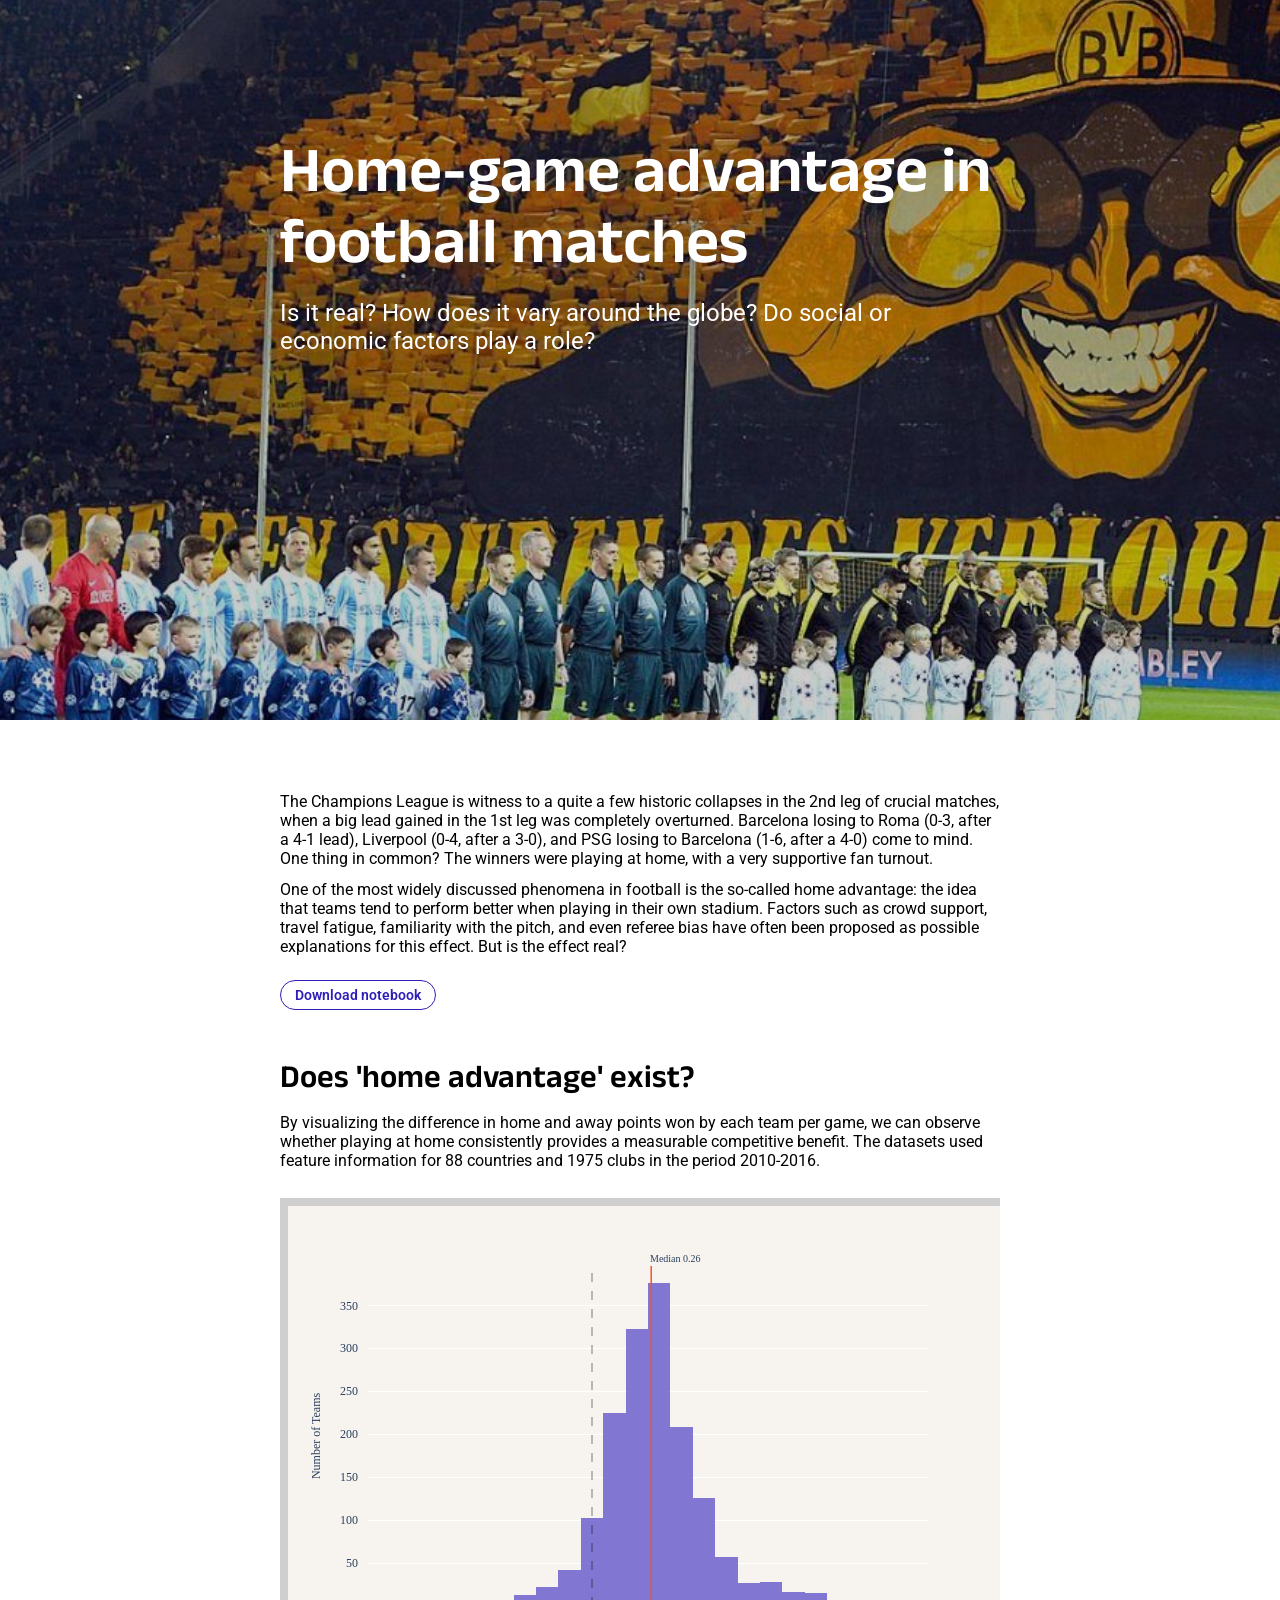
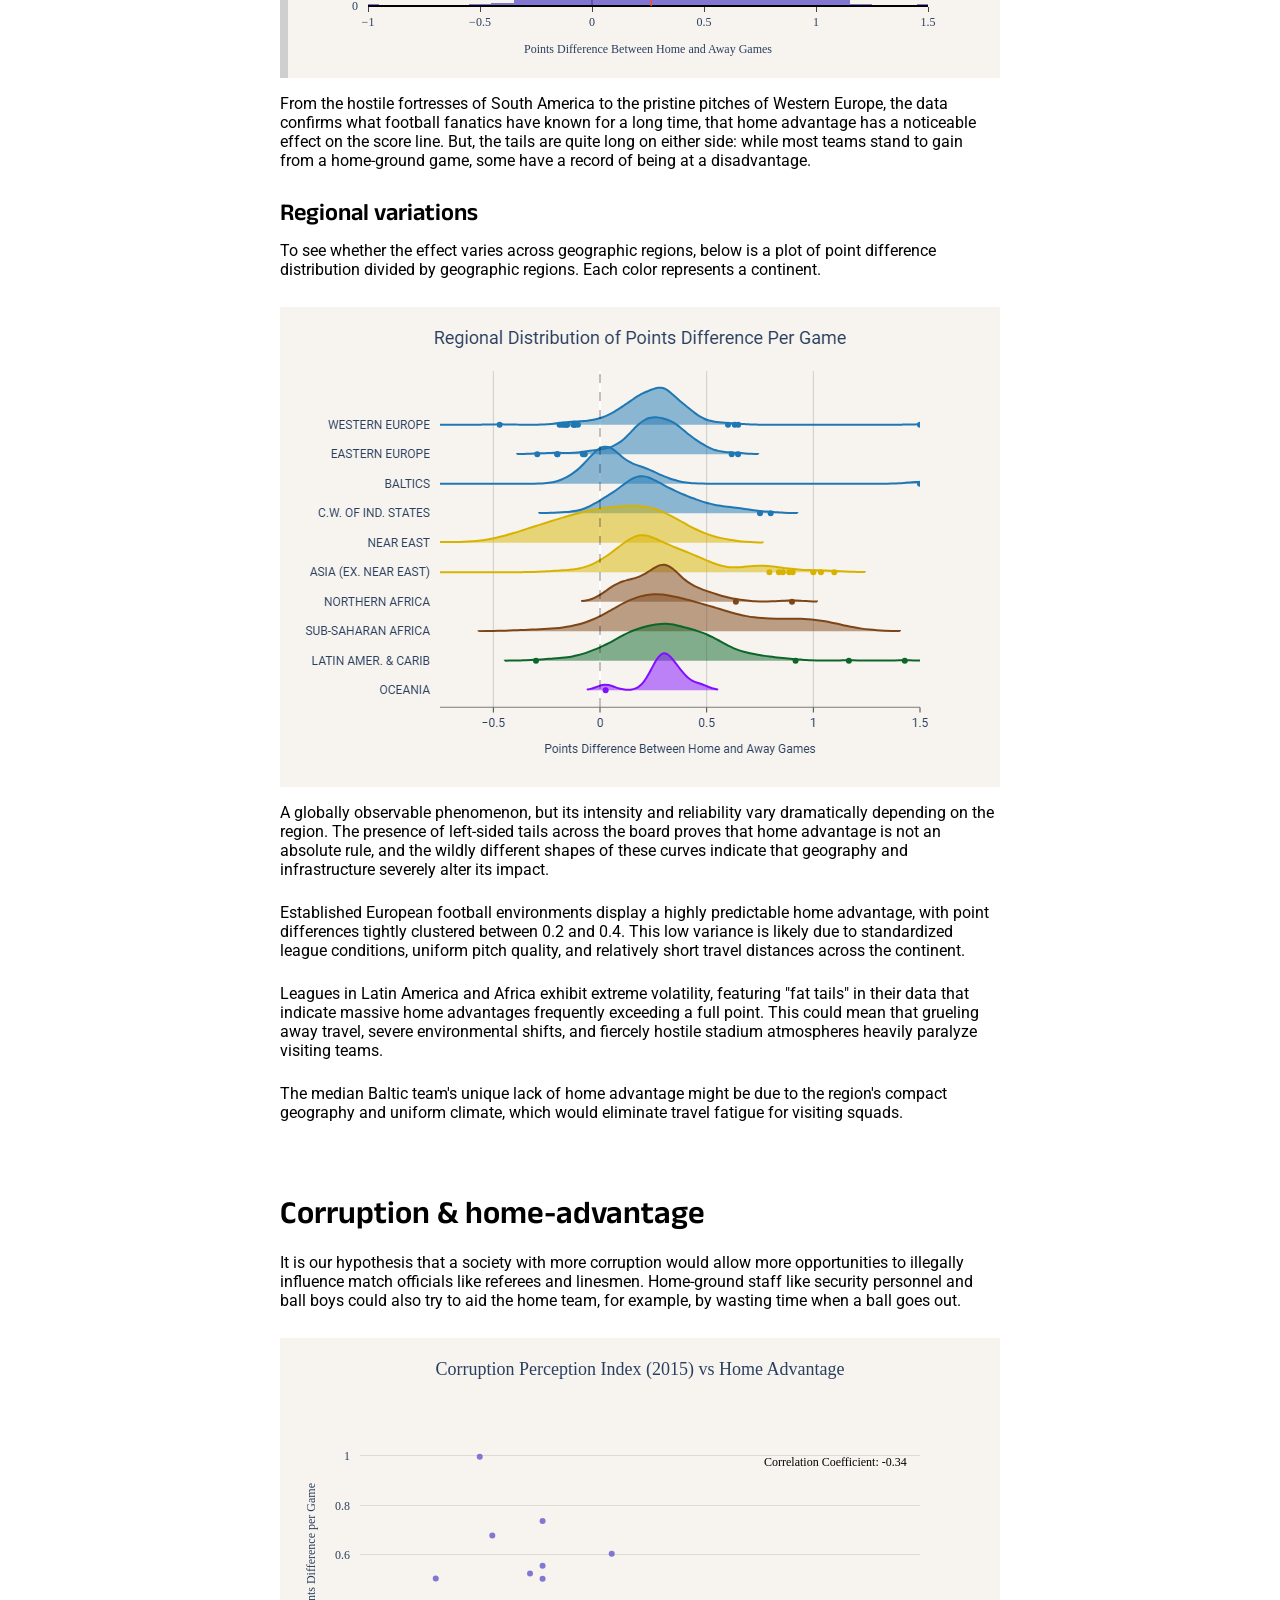
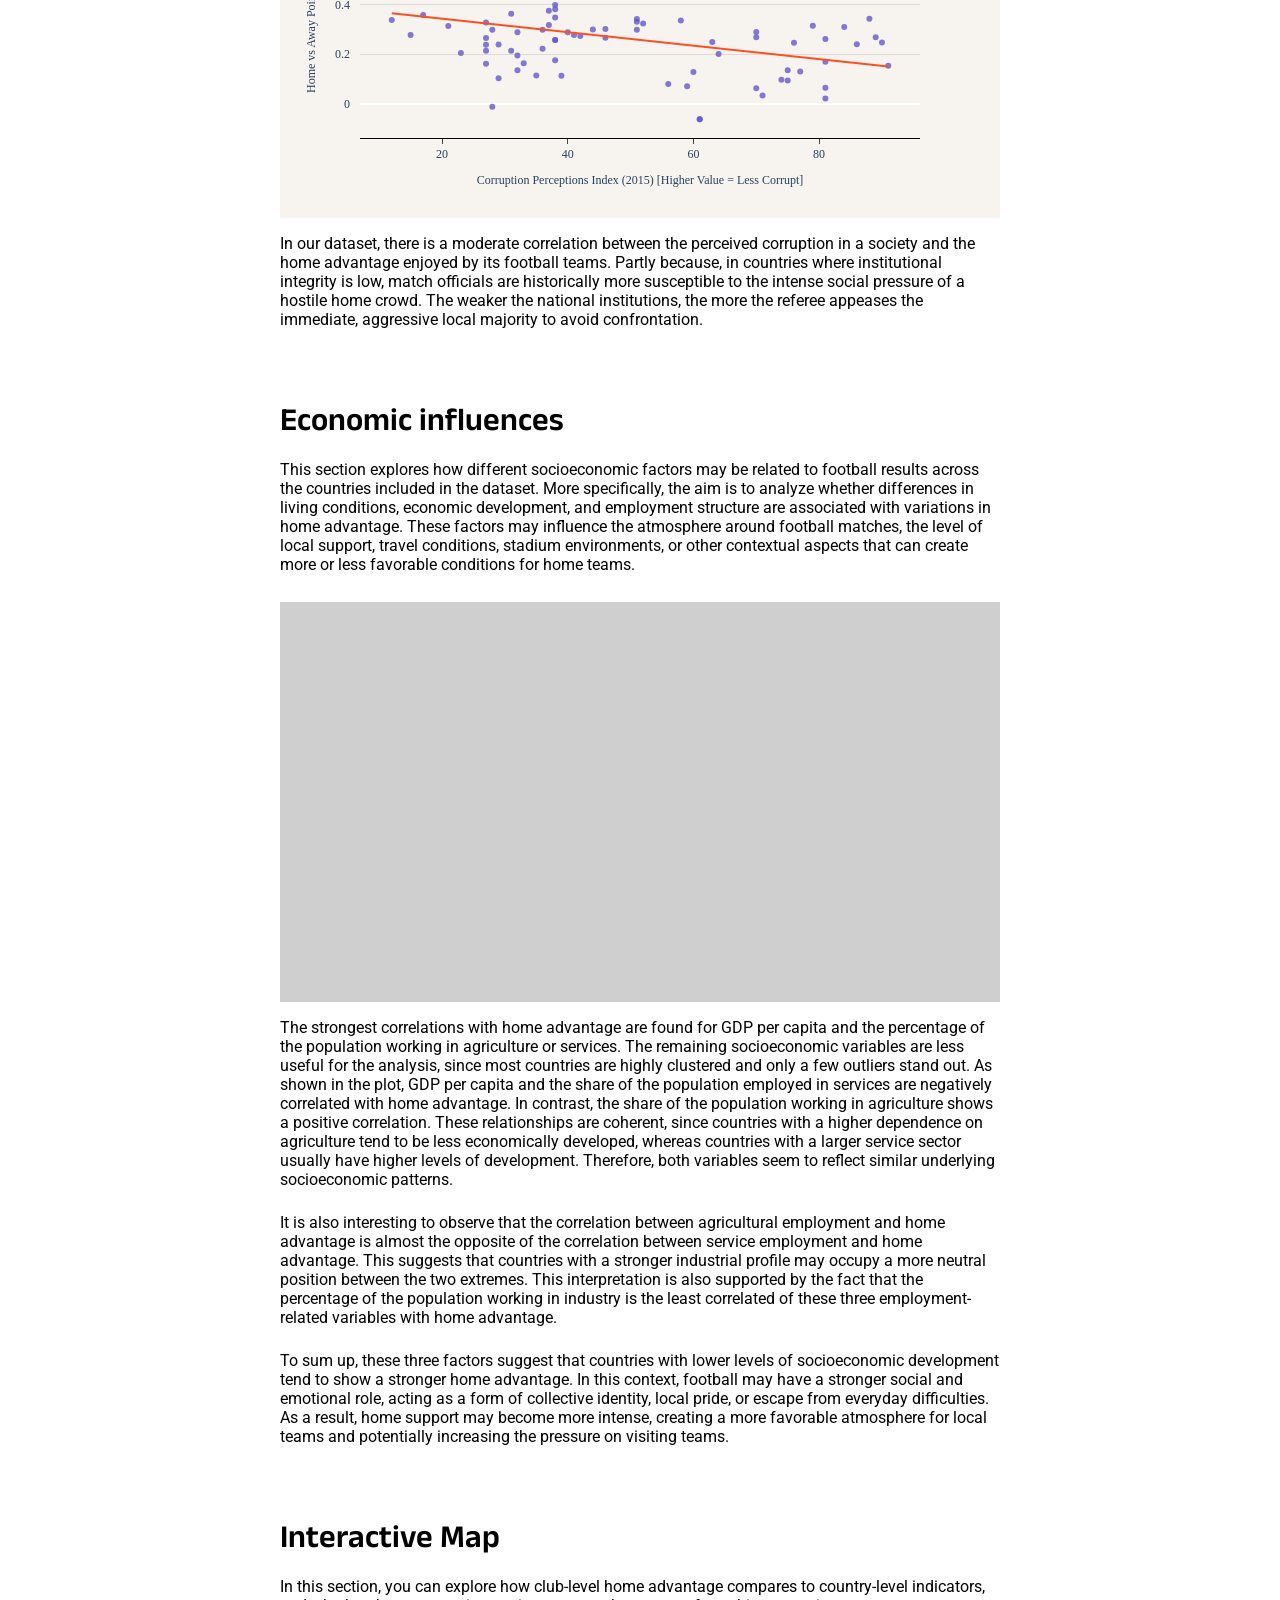
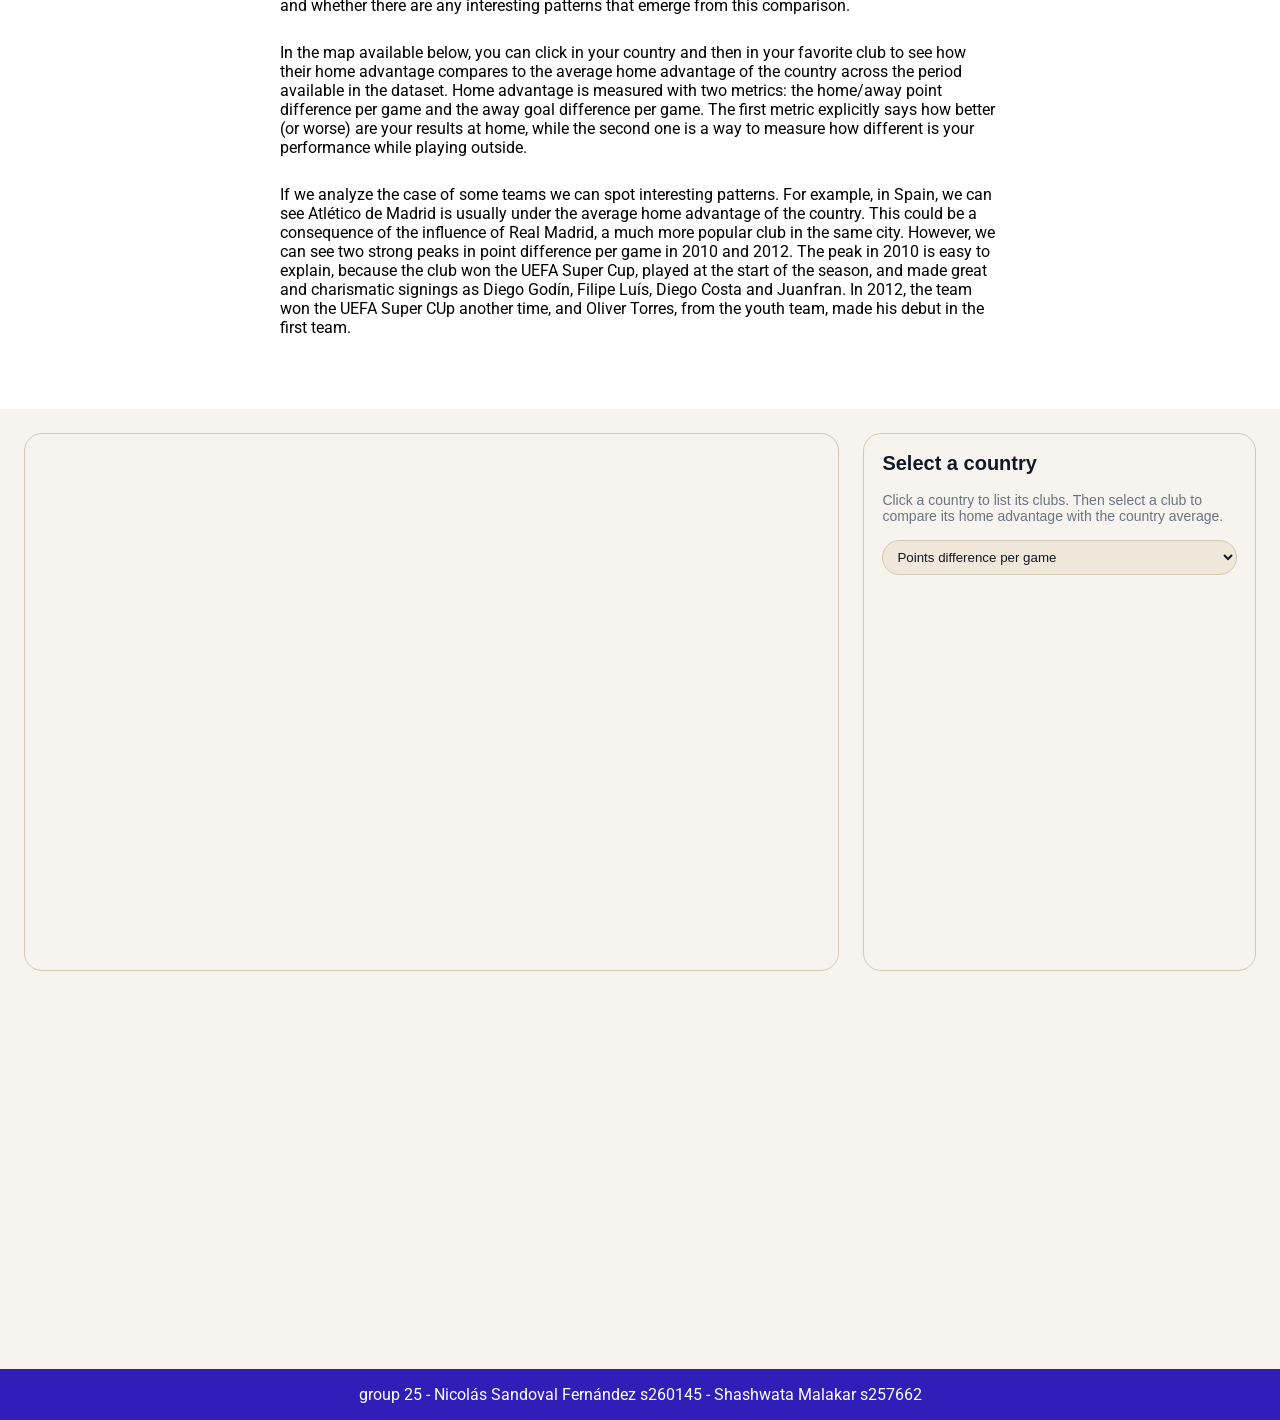
<file: index.html>
<!DOCTYPE html>
<html lang="en">
<head>
    <meta charset="UTF-8">
    <meta name="viewport" content="width=device-width, initial-scale=1.0">
    <title>Home-game Advantage in Football Matches</title>
    <link rel="stylesheet" href="style.css">
    <link rel="preconnect" href="https://fonts.googleapis.com">
    <link rel="preconnect" href="https://fonts.gstatic.com" crossorigin>
    <link href="https://fonts.googleapis.com/css2?family=Anek+Latin:wght@400;600&family=Roboto:wght@400;600&display=swap" rel="stylesheet">
</head>
<body>
    <main class="macbook-pro">
        <header class="hero">
            <div class="dortmund-tifo-banner-image">
                <!-- Background image will be applied via CSS or img tag -->
                <img src="dortmund-tifo-banner-image.jpeg" alt="Dortmund Tifo Banner" class="hero-bg-image">
            </div>
            <h1 class="hero-title">Home-game advantage in football matches</h1>
            <p class="hero-subtitle">
                Is it real? How does it vary around the globe? 
                Do social or economic factors play a role?
            </p>
        </header>

        <article class="main-body">
            <div class="intro-text">
                <p>The Champions League is witness to a quite a few historic collapses in the 2nd leg of crucial matches, when a big lead gained in the 1st leg was completely overturned. Barcelona losing to Roma (0-3, after a 4-1 lead), Liverpool (0-4, after a 3-0), and PSG losing to Barcelona (1-6, after a 4-0) come to mind. One thing in common? The winners were playing at home, with a very supportive fan turnout.</p>
                <p>One of the most widely discussed phenomena in football is the so-called home advantage: the idea that teams tend to perform better when playing in their own stadium. Factors such as crowd support, travel fatigue, familiarity with the pitch, and even referee bias have often been proposed as possible explanations for this effect. But is the effect real?</p>
            </div>
            <div class="notebook-link-wrapper">
                <a href="analysis_notebook.ipynb" download class="notebook-button">
                    Download notebook
                </a>
            </div>
            <section class="section-distributions-of-home-advantage">
                <h2 class="section-title">Does 'home advantage' exist?</h2>
                <div class="body-content">
                    <p>By visualizing the difference in home and away points won by each team per game, we can observe whether playing at home consistently provides a measurable competitive benefit. The datasets used feature information for 88 countries and 1975 clubs in the period 2010-2016.</p>
                    
                    <div class="visualization-placeholder placeholder-for-points-difference-distribution" id="viz-points-difference">
                        <iframe src="visualizations/Points Difference Between Home and Away Games.html" class="responsive-iframe" scrolling="no" frameborder="0"></iframe>
                    </div>
                    
                    <p>From the hostile fortresses of South America to the pristine pitches of Western Europe, the data confirms what football fanatics have known for a long time, that home advantage has a noticeable effect on the score line. But, the tails are quite long on either side: while most teams stand to gain from a home-ground game, some have a record of being at a disadvantage.</p>
                    
                    <h3 class="subsection-title">Regional variations</h3>
                    <p>To see whether the effect varies across geographic regions, below is a plot of point difference distribution divided by geographic regions. Each color represents a continent.</p>
                    
                    <div class="visualization-placeholder placeholder-for-regional-distribution-of-points" id="viz-regional-distribution">
                        <iframe src="visualizations/Regional_Distribution_of_Points_Difference_Per_Game.png" class="responsive-iframe" scrolling="no" frameborder="0"></iframe>
                    </div>
                    
                    <div class="regional-analysis-text">
                        <p>A globally observable phenomenon, but its intensity and reliability vary dramatically depending on the region. The presence of left-sided tails across the board proves that home advantage is not an absolute rule, and the wildly different shapes of these curves indicate that geography and infrastructure severely alter its impact.</p>
                        <p>Established European football environments display a highly predictable home advantage, with point differences tightly clustered between 0.2 and 0.4. This low variance is likely due to standardized league conditions, uniform pitch quality, and relatively short travel distances across the continent.</p>
                        <p>Leagues in Latin America and Africa exhibit extreme volatility, featuring "fat tails" in their data that indicate massive home advantages frequently exceeding a full point. This could mean that grueling away travel, severe environmental shifts, and fiercely hostile stadium atmospheres heavily paralyze visiting teams.</p>
                        <p>The median Baltic team's unique lack of home advantage might be due to the region's compact geography and uniform climate, which would eliminate travel fatigue for visiting squads.</p>
                    </div>
                </div>
            </section>

            <section class="section-corruption-and-home-advantage">
                <h2 class="section-title">Corruption & home-advantage</h2>
                <div class="body-content">
                    <p>It is our hypothesis that a society with more corruption would allow more opportunities to illegally influence match officials like referees and linesmen. Home-ground staff like security personnel and ball boys could also try to aid the home team, for example, by wasting time when a ball goes out.</p>
                    
                    <div class="visualization-placeholder placeholder-for-corruption-plot" id="viz-corruption">
                        <iframe src="visualizations/Corruption vs Home Advantage.html" class="responsive-iframe" scrolling="no" frameborder="0"></iframe>
                    </div>
                    
                    <p>In our dataset, there is a moderate correlation between the perceived corruption in a society and the home advantage enjoyed by its football teams. Partly because, in countries where institutional integrity is low, match officials are historically more susceptible to the intense social pressure of a hostile home crowd. The weaker the national institutions, the more the referee appeases the immediate, aggressive local majority to avoid confrontation.</p>
                </div>
            </section>

            <section class="section-economic-influences">
                <h2 class="section-title">Economic influences</h2>
                <div class="body-content">
                    <p>This section explores how different socioeconomic factors may be related to football results across the countries included in the dataset. More specifically, the aim is to analyze whether differences in living conditions, economic development, and employment structure are associated with variations in home advantage. These factors may influence the atmosphere around football matches, the level of local support, travel conditions, stadium environments, or other contextual aspects that can create more or less favorable conditions for home teams.</p>
                    
                    <div class="visualization-placeholder placeholder-for-correlation-plot" id="viz-economic-correlation">
                        <iframe src="visualizations/country_corr_plot.html" class="responsive-iframe" scrolling="no" frameborder="0"></iframe>
                    </div>
                    
                    <div class="economic-analysis-text">
                        <p>The strongest correlations with home advantage are found for GDP per capita and the percentage of the population working in agriculture or services. The remaining socioeconomic variables are less useful for the analysis, since most countries are highly clustered and only a few outliers stand out. As shown in the plot, GDP per capita and the share of the population employed in services are negatively correlated with home advantage. In contrast, the share of the population working in agriculture shows a positive correlation. These relationships are coherent, since countries with a higher dependence on agriculture tend to be less economically developed, whereas countries with a larger service sector usually have higher levels of development. Therefore, both variables seem to reflect similar underlying socioeconomic patterns.</p>
                        <p>It is also interesting to observe that the correlation between agricultural employment and home advantage is almost the opposite of the correlation between service employment and home advantage. This suggests that countries with a stronger industrial profile may occupy a more neutral position between the two extremes. This interpretation is also supported by the fact that the percentage of the population working in industry is the least correlated of these three employment-related variables with home advantage.</p>
                        <p>To sum up, these three factors suggest that countries with lower levels of socioeconomic development tend to show a stronger home advantage. In this context, football may have a stronger social and emotional role, acting as a form of collective identity, local pride, or escape from everyday difficulties. As a result, home support may become more intense, creating a more favorable atmosphere for local teams and potentially increasing the pressure on visiting teams.</p>
                    </div>
                </div>
            </section>

            <section class="section-interactive-map">
                <h2 class="section-title">Interactive Map</h2>
                <div class="body-content">
                    <p>In this section, you can explore how club-level home advantage compares to country-level indicators, and whether there are any interesting patterns that emerge from this comparison.</p>
                    <p>In the map available below, you can click in your country and then in your favorite club to see how their home advantage compares to the average home advantage of the country across the period available in the dataset. Home advantage is measured with two metrics: the home/away point difference per game and the away goal difference per game. The first metric explicitly says how better (or worse) are your results at home, while the second one is a way to measure how different is your performance while playing outside.</p>
                    <p>If we analyze the case of some teams we can spot interesting patterns. For example, in Spain, we can see Atlético de Madrid is usually under the average home advantage of the country. This could be a consequence of the influence of Real Madrid, a much more popular club in the same city. However, we can see two strong peaks in point difference per game in 2010 and 2012. The peak in 2010 is easy to explain, because the club won the UEFA Super Cup, played at the start of the season, and made great and charismatic signings as Diego Godín, Filipe Luís, Diego Costa and Juanfran. In 2012, the team won the UEFA Super CUp another time, and Oliver Torres, from the youth team, made his debut in the first team.</p>
                </div>
            </section>
        </article>

        <section class="section-map-and-footer">
            <div class="visualization-placeholder placeholder-for-map" id="viz-interactive-map">
                <iframe src="visualizations/club_home_advantage_map.html" class="responsive-iframe" scrolling="no" frameborder="0"></iframe>
            </div>
            <footer class="footer">
                
                <p>group 25 - Nicolás Sandoval Fernández s260145 - Shashwata Malakar s257662</p>
            </footer>
        </section>
    </main>
</body>
</html>
</file>
<file: style.css>
:root {
  /* Colors */
  --color-white: #ffffff;
  --color-black: #000000;
  --color-gray-light: #cecece;
  --color-gray-medium: #cfcfcf;
  --color-primary-blue: #301eb9;

  /* Typography - Font Families */
  --font-family-heading: 'Anek Latin', sans-serif;
  --font-family-body: 'Roboto', sans-serif;

  /* Typography - Font Weights */
  --font-weight-regular: 400;
  --font-weight-semibold: 600;

  /* Typography - Font Sizes */
  --font-size-base: 16px;
  --font-size-lg: 24px;
  --font-size-xl: 32px;
  --font-size-xxl: 64px;

  /* Spacing */
  --spacing-xs: 12px;
  --spacing-sm: 16px;
  --spacing-md: 20px;
  --spacing-lg: 24px;
  --spacing-xl: 64px;
  --spacing-xxl: 72px;
  --spacing-3xl: 96px;
  --spacing-4xl: 133px;
}

body {
  margin: 0;
  padding: 0;
  font-family: var(--font-family-body);
  background-color: var(--color-white);
  color: var(--color-black);
}

p {
  margin-top: 0;
  margin-bottom: var(--spacing-xs);
  line-height: normal;
}

p:last-child {
  margin-bottom: 0;
}

/* Base Layout */
.macbook-pro {
  display: flex;
  flex-direction: column;
  gap: var(--spacing-xxl);
  align-items: center;
  position: relative;
  width: 100%;
  min-height: 100vh;
  background-color: var(--color-white);
}

/* Header / Hero Section */
.hero {
  background-color: var(--color-gray-light);
  display: flex;
  flex-direction: column;
  gap: var(--spacing-lg);
  height: 720px;
  align-items: center;
  overflow: hidden;
  padding: var(--spacing-4xl) var(--spacing-3xl);
  position: relative;
  flex-shrink: 0;
  width: 100%;
  box-sizing: border-box;
}

.dortmund-tifo-banner-image {
  position: absolute;
  width: 1749.5px;
  height: 1178px;
  left: calc(50% - 10.5px);
  top: calc(50% + 33px);
  transform: translate(-50%, -50%);
  mix-blend-mode: multiply;
  z-index: 0;
}

.hero-bg-image {
  position: absolute;
  inset: 0;
  max-width: none;
  object-fit: cover;
  pointer-events: none;
  width: 100%;
  height: 100%;
}

.hero-title {
  font-family: var(--font-family-heading);
  font-weight: var(--font-weight-semibold);
  font-size: var(--font-size-xxl);
  color: var(--color-white);
  max-width: 720px;
  text-align: flex-start;
  margin: 0;
  position: relative;
  z-index: 1;
}

.hero-subtitle {
  font-family: var(--font-family-body);
  font-weight: var(--font-weight-regular);
  font-size: var(--font-size-lg);
  color: var(--color-white);
  max-width: 720px;
  text-align: flex-start;
  margin: 0;
  position: relative;
  z-index: 1;
  white-space: normal;
}

/* Main Content Area */
.main-body {
  display: flex;
  flex-direction: column;
  gap: var(--spacing-xxl);
  align-items: center;
  padding-left: var(--spacing-xl);
  padding-right: var(--spacing-xl);
  position: relative;
  flex-shrink: 0;
  width: 100%;
  box-sizing: border-box;
}

.notebook-link-wrapper {
  max-width: 720px;
  width: 100%;
  display: flex;
  justify-content: flex-start;
  margin-top: -48px;
  margin-bottom: -24px;
}

.notebook-button {
  display: inline-flex;
  align-items: center;
  justify-content: center;
  padding: 7px 14px;
  border: 1px solid var(--color-primary-blue);
  color: #301eb9;
  background-color: transparent;
  text-decoration: none;
  border-radius: 999px;
  font-size: 14px;
  font-weight: 600;
  line-height: 1;
  transition: all 0.2s ease;
}

.notebook-button:hover {
  background-color: #301eb9;
  color: var(--color-white);
}

.intro-text {
  max-width: 720px;
  width: 100%;
  font-size: var(--font-size-base);
  font-weight: var(--font-weight-regular);
}

/* Sections */
.section-distributions-of-home-advantage,
.section-corruption-and-home-advantage,
.section-economic-influences,
.section-interactive-map {
  display: flex;
  flex-direction: column;
  gap: var(--spacing-lg); /* 24px gap default for most sections */
  align-items: flex-start;
  max-width: 720px;
  width: 100%;
  position: relative;
}

/* The first section explicitly had a 20px gap in Figma */
.section-distributions-of-home-advantage {
  gap: var(--spacing-md);
}

.section-title {
  font-family: var(--font-family-heading);
  font-size: var(--font-size-xl);
  font-weight: var(--font-weight-semibold);
  color: var(--color-black);
  margin: 0;
  width: 100%;
}

.subsection-title {
  font-family: var(--font-family-heading);
  font-size: var(--font-size-lg);
  font-weight: var(--font-weight-semibold);
  color: var(--color-black);
  margin: 0;
  width: 100%;
}

.body-content {
  display: flex;
  flex-direction: column;
  gap: var(--spacing-sm);
  align-items: flex-start;
  width: 100%;
  font-size: var(--font-size-base);
  font-weight: var(--font-weight-regular);
}

.regional-analysis-text,
.economic-analysis-text {
  display: flex;
  flex-direction: column;
  gap: var(--spacing-xs);
  width: 100%;
}

/* Visualization Placeholders */
.visualization-placeholder {
  width: 100%;
  background-color: var(--color-gray-medium);
  position: relative;
  overflow: hidden;
  display: flex;
  flex-direction: column;
  align-items: flex-start;
}

.responsive-iframe {
  position: absolute;
  top: 0;
  left: 0;
  width: 100%;
  height: 100%;
  border: none;
}

#viz-points-difference,
#viz-regional-distribution,
#viz-corruption {
  aspect-ratio: 720 / 480;
}

#viz-economic-correlation {
  aspect-ratio: 720 / 400;
}

/* Map Section */
.section-map-and-footer {
  display: flex;
  flex-direction: column;
  align-items: flex-start;
  position: relative;
  width: 100%;
  flex-shrink: 0;
}

#viz-interactive-map {
  width: 100%;
  height: 960px;
  background-color: var(--color-gray-medium);
  position: relative;
  flex-shrink: 0;
}

/* Footer */
.footer {
  background-color: var(--color-primary-blue);
  display: flex;
  align-items: center;
  justify-content: center;
  padding: var(--spacing-sm) var(--spacing-xl);
  width: 100%;
  box-sizing: border-box;
  overflow: hidden;
  position: relative;
  flex-shrink: 0;
}

.footer p {
  color: var(--color-white);
  font-family: var(--font-family-body);
  font-size: var(--font-size-base);
  margin: 0;
  white-space: nowrap;
}
</file>
